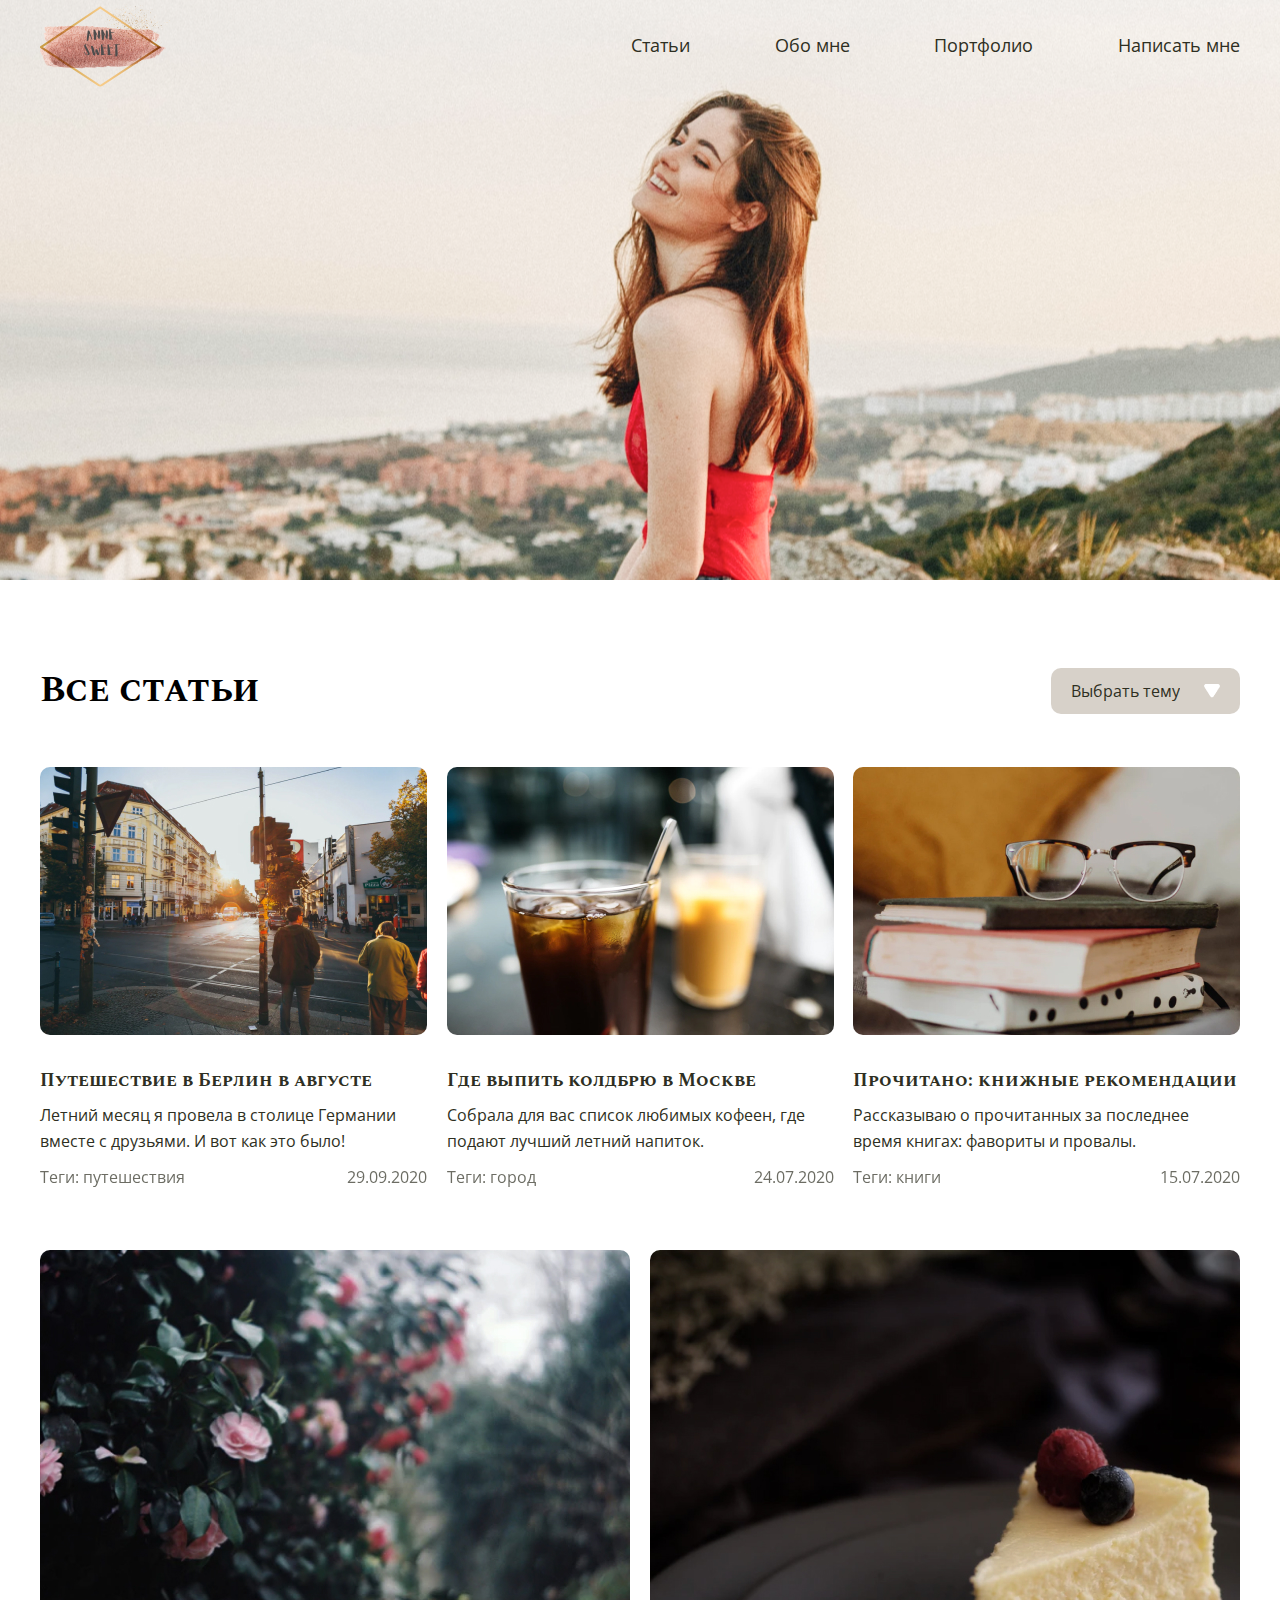
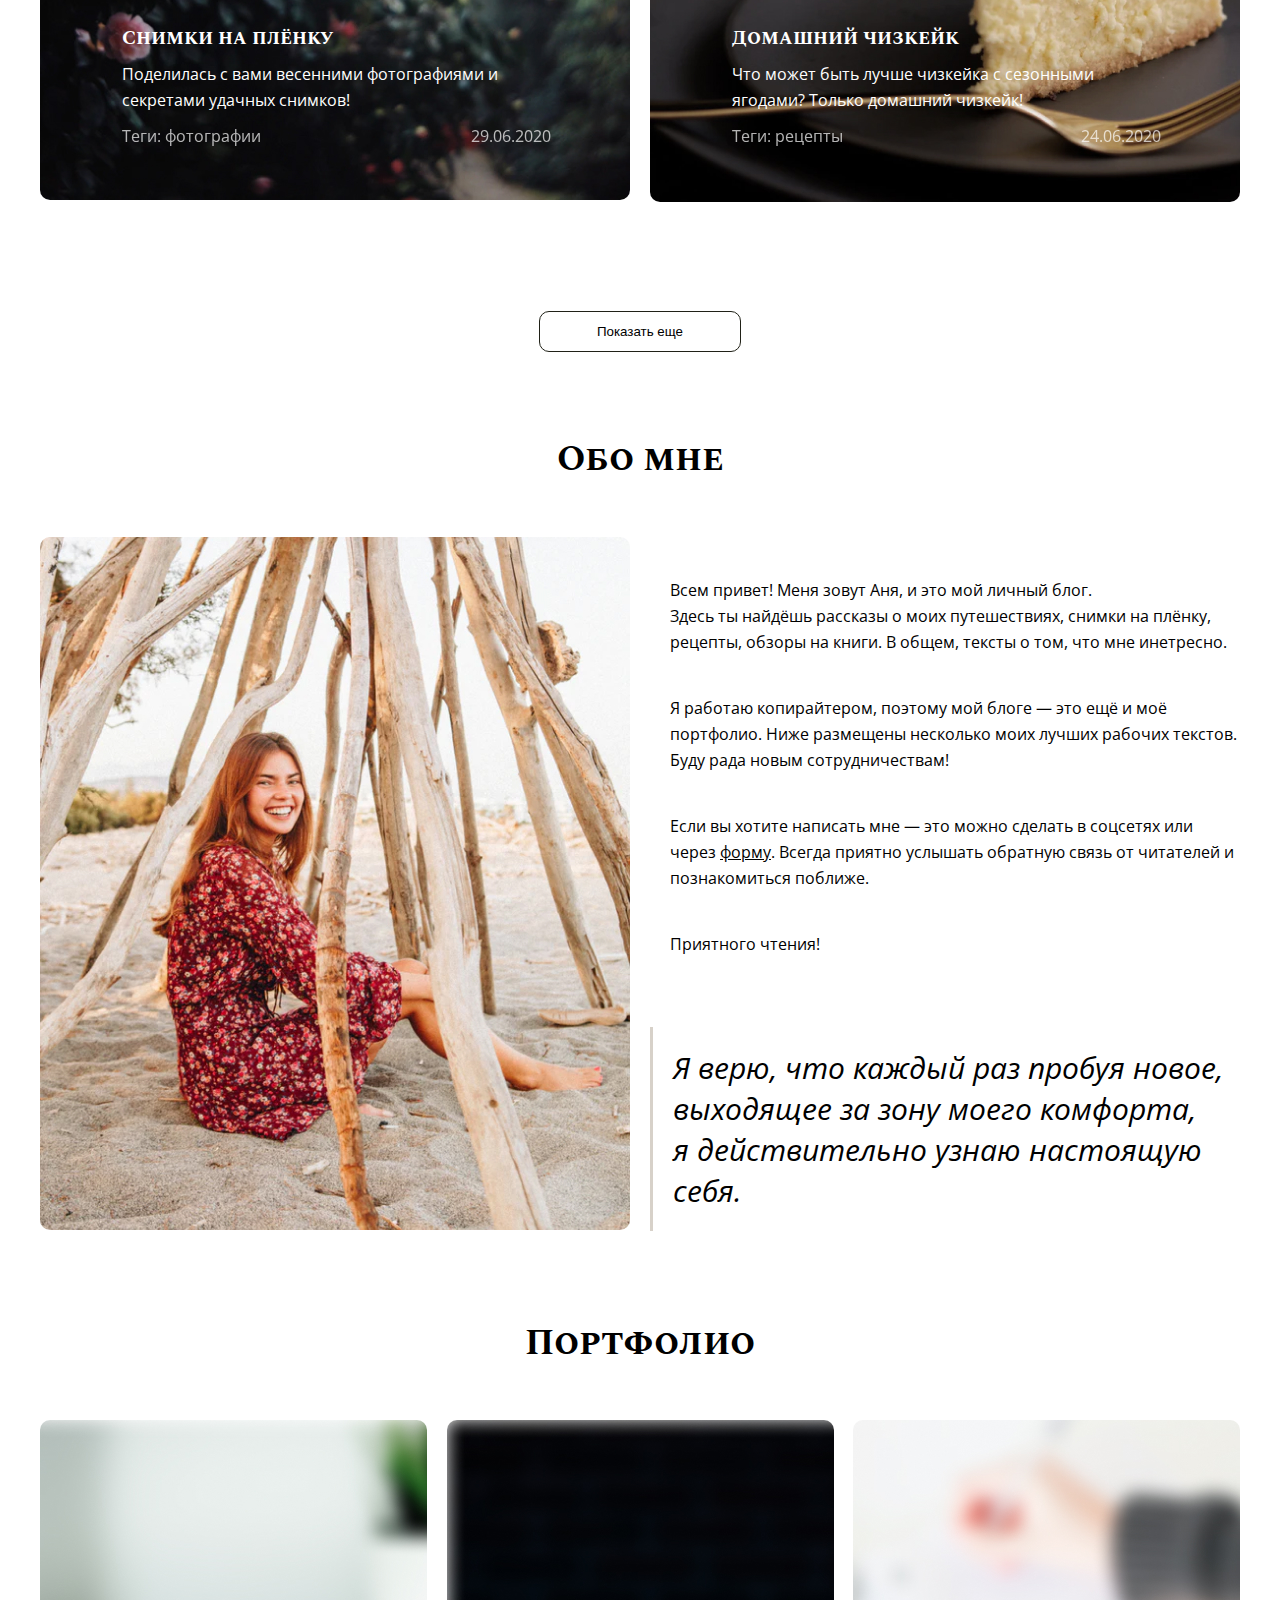
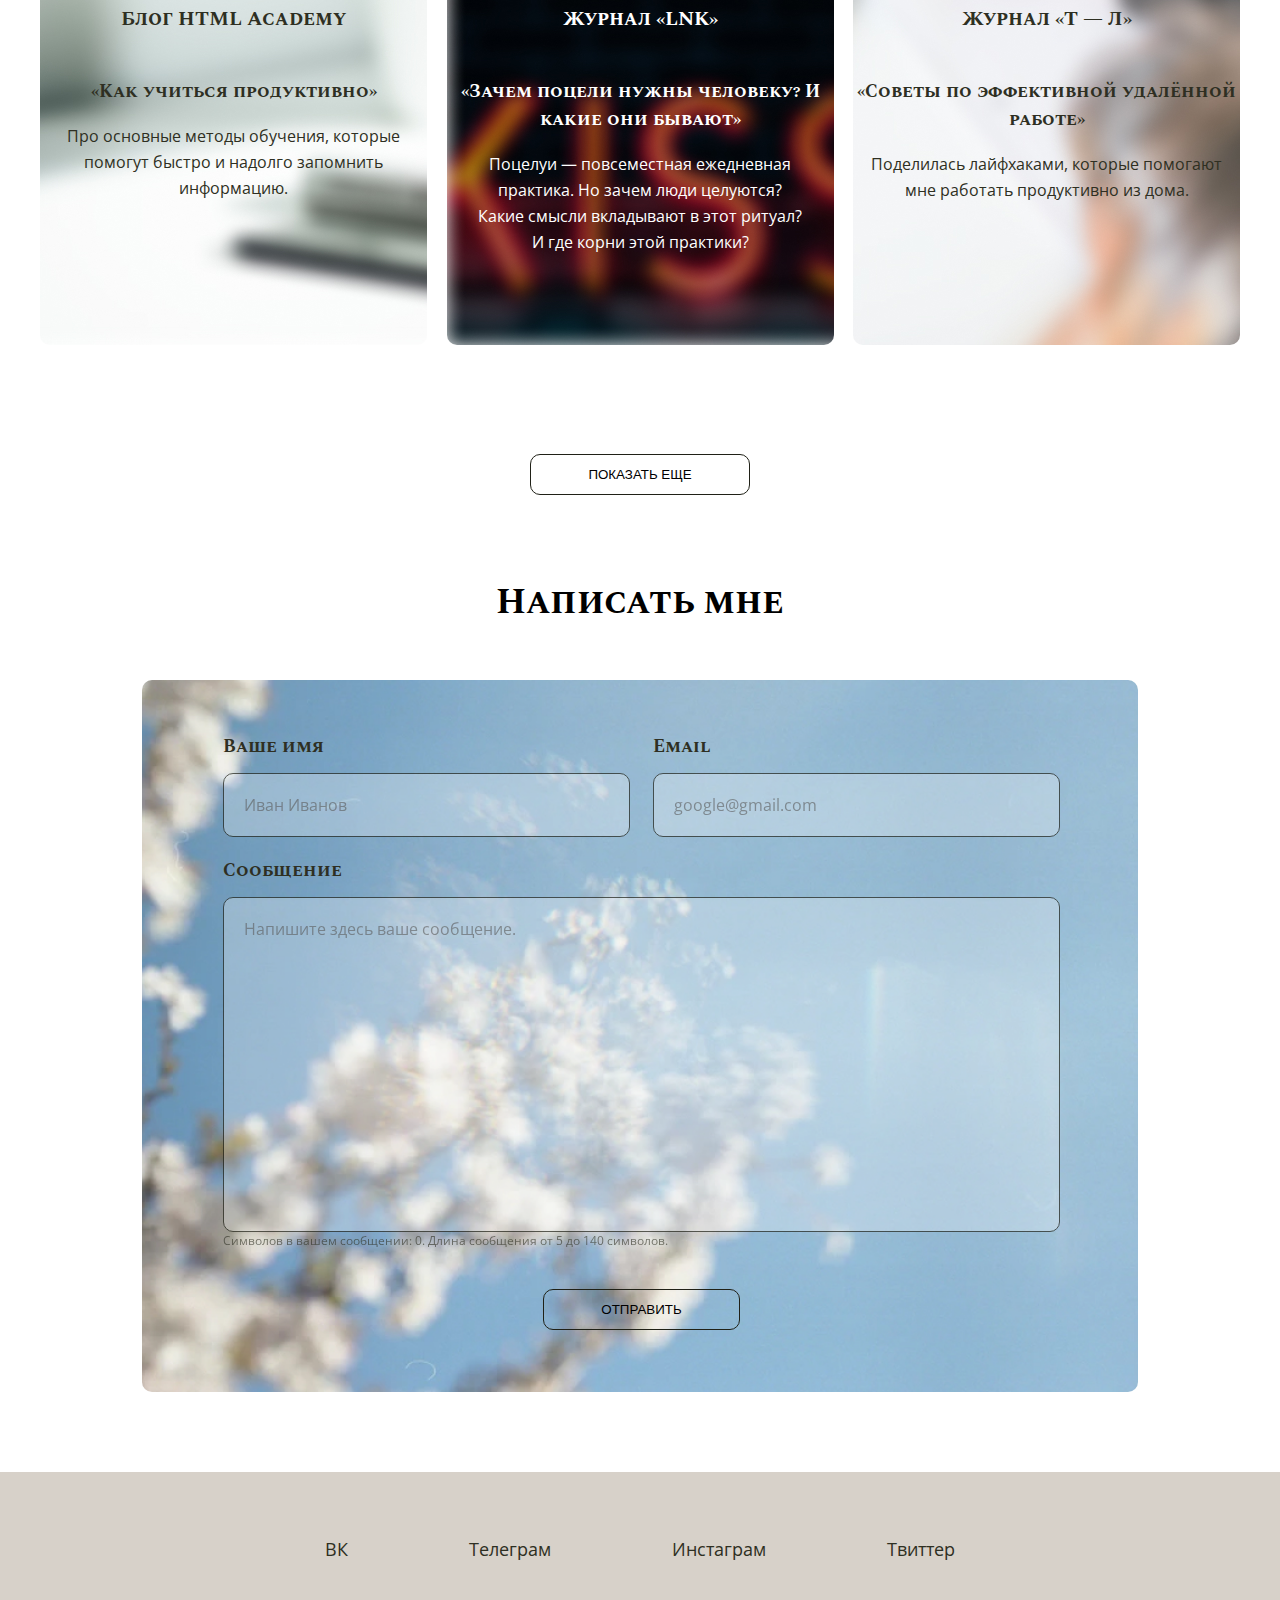
<file: index.html>
<!DOCTYPE html>
<html lang=ru>
    <head>
      <meta charset="UTF-8">      
      <link rel="stylesheet" href="style.css">
      <link
      href="https://fonts.googleapis.com/css2?family=Open+Sans:ital@0;1&family=Spectral+SC:wght@200;700&display=swap"
      rel="stylesheet">
      <title>Anne Sweet</title>  
    </head>
    <body>
        <header class="main-header second">
            <div class="container">
                <div class="main-header-wrap">
                    <a href="index.html"><img class="site-logo" src="img/site-logo.svg" type="logo" alt="Логотип Anne Sweet"></a>
                    <nav>
                        <ul class="site-navigation">                           
                            <li><a href="#articles">Статьи</a></li>
                            <li><a href="#about">Обо мне</a></li>
                            <li><a href="#portfolio">Портфолио</a></li>
                            <li><a href="#contact-me">Написать мне</a></li>
                        </ul> 
                    </nav>    
                </div>    
            </div>        
        </header>
        <main>
            <section class="articles" id="articles">
                <div class="container">
                    <div class="articles-header">
                        <h2>Все статьи</h2>
                        <select class="articles-filter">
                            <option selected hidden>Выбрать тему</option>
                            <option value="travel">Путешествия</option>
                            <option value="city">Город</option>
                            <option value="books">Книги</option>
                            <option value="photo">Фотографии</option>
                            <option value="recipes">Рецепты</option>
                            <option value="all">Все статьи</option>
                        <select>                         
                    </div>
                    <div class="articles-list">
                        <ul class="articles-item-list">
                            <!--маленькие статьи-->
                            <li class="articles-item" data-article="travel">
                                <article>
                                <a href="page.html">
                                    <img src="img/image 1.jpg" alt="Фотография Берлина">
                                </a>
                                <a href="page.html">
                                    <h3>Путешествие в Берлин в августе</h3>
                                </a>
                                <a href="page.html">
                                    <p>Летний месяц я провела в столице Германии вместе с друзьями. И вот как это было!</p>
                                </a>                            
                                <div class="tags-time">
                                    <span>Теги: <a href="#travel">путешествия</a></span>
                                    <date datetime="2020-09-29">29.09.2020</date>
                                </div>                            
                                </article>
                            </li>
                            <li class="articles-item" data-article="city">
                                <article>
                                <a href="page.html">
                                    <img src="img/image 2.jpg" alt="Стакан с кофе колдбрю">
                                </a>
                                <a href="page.html">
                                    <h3>Где выпить колдбрю в Москве</h3>
                                </a>
                                <a href="page.html">
                                    <p>Собрала для вас список любимых кофеен,
                                        где подают лучший летний напиток.</p>
                                </a>                            
                                <div class="tags-time">
                                    <span>Теги: <a href="#city">город</a></span>
                                    <date datetime="2020-07-24">24.07.2020</date>
                                </div>                            
                                </article>
                            </li>
                            <li class="articles-item" data-article="books">
                                <article>
                                <a href="page.html">
                                    <img src="img/image 3.jpg" alt="Стопка книг">
                                </a>
                                <a href="page.html">
                                    <h3>Прочитано: книжные рекомендации</h3>
                                </a>
                                <a href="page.html">
                                    <p>Рассказываю о прочитанных за последнее время книгах: фавориты и провалы.</p>
                                </a>                            
                                <div class="tags-time">
                                    <span>Теги: <a href="#books">книги</a></span>
                                    <date datetime="2020-07-15">15.07.2020</date>
                                </div>                            
                                </article>
                            </li>
                            <!-- большие статьи -->
                            <li class="articles-item" data-article="photo">
                                <article>
                                <a href="page.html">
                                    <img src="img/image 4.jpg" alt="Снимок зеленого сада">
                                </a>
                                <div class="article-item-wrap">
                                    <a href="page.html">
                                        <h3>Снимки на плёнку</h3>
                                    </a>
                                    <a href="page.html">
                                        <p>Поделилась с вами весенними фотографиями и секретами удачных снимков!</p>
                                    </a>                            
                                    <div class="tags-time">
                                        <span>Теги: <a href="#photo">фотографии</a></span>
                                        <date datetime="2020-06-29">29.06.2020</date>
                                    </div>
                                </div>                            
                                </article>
                            </li>
                            <li class="articles-item" data-article="recipes">
                                <article>
                                <a href="page.html">
                                    <img src="img/image 5.jpg" alt="Чизкейк на тарелке. Сверху ягодки. Рядом вилка">
                                </a>
                                <div class="article-item-wrap">
                                    <a href="page.html">
                                        <h3>Домашний чизкейк</h3>
                                    </a>
                                    <a href="page.html">
                                        <p>Что может быть лучше чизкейка с сезонными ягодами? Только домашний чизкейк!</p>
                                    </a>                            
                                    <div class="tags-time">
                                        <span>Теги: <a href="#recipes">рецепты</a></span>
                                        <date datetime="2020-04-24">24.06.2020</date>
                                    </div>
                                </div>                            
                                </article>
                            </li>                   
                        </ul>
                    </div> 
                    <a href="#"><button class="transparent-button show-more">Показать еще</button></a>                   
                </div>
            </section>
            <!-- Блок Обо мне -->
            <section class="about" id="about">
                <div class="container">
                    <h2 class="main-h2">Обо мне</h2>
                    <div class="about-wrap">
                        <img src="img/image 6.jpg" alt="Портрет Ани">
                        <div class="about-text">
                            <p>Всем привет! Меня зовут Аня, и это мой личный блог.<br>
                                Здесь ты найдёшь рассказы о моих путешествиях, снимки
                                на плёнку, рецепты, обзоры на книги. В общем, тексты о том,
                                что мне инетресно.</p>
                            <p>Я работаю копирайтером, поэтому мой блоге — это ещё и моё
                                портфолио. Ниже размещены несколько моих лучших
                                рабочих текстов. Буду рада новым сотрудничествам!</p>
                            <p>Если вы хотите написать мне — это можно сделать в соцсетях
                                или через <a href="#contact-me">форму</a>. Всегда приятно услышать обратную связь
                                от читателей и познакомиться поближе.</p>    
                            <p>Приятного чтения!</p>
                            <blockquote>
                                Я верю, что каждый раз пробуя новое, выходящее за зону моего комфорта,<br>
                                я действительно узнаю настоящую себя. 
                            </blockquote>
                        </div>    
                    </div>
                <div>
            </section>
            <!-- Портфолио -->
            <section class="portfolio" id="portfolio">
                <div class="container">
                    <h2 class="main-h2">Портфолио</h2>
                    <div class="portfolio-wrap">
                        <ul class="portfolio-list">
                            <li>
                                <a href="#">
                                <img src="img/image 8.jpg" alt="Блог HTML Academy">
                                <div class="portfolio-item-text">
                                    <h3>Блог HTML Academy</h3>
                                    <h4>«Как учиться продуктивно»</h4>
                                    <p>Про основные методы обучения,
                                        которые помогут быстро и надолго
                                        запомнить информацию.</p>
                                </div>
                                </a>        
                            </li>    
                            <li>
                                <a href="#">
                                <img src="img/image 7.jpg" alt="Блог HTML Academy">
                                <div class="portfolio-item-text white">
                                    <h3>Журнал «LNK»</h3>
                                    <h4>«Зачем поцели нужны человеку? И какие они бывают»</h4>
                                    <p>Поцелуи — повсеместная ежедневная<br>
                                        практика. Но зачем люди целуются?<br>
                                        Какие смысли вкладывают в этот ритуал?<br>
                                        И где корни этой практики?</p>
                                </div>
                                </a>        
                            </li>    
                            <li>
                                <a href="#">
                                <img src="img/image 9.jpg" alt="Блог HTML Academy">
                                <div class="portfolio-item-text">
                                    <h3>Журнал «Т — Л»</h3>
                                    <h4>«Советы по эффективной
                                        удалённой работе»</h4>
                                    <p>Поделилась лайфхаками, которые помогают<br>
                                        мне работать продуктивно из дома.</p>
                                </div> 
                                </a>       
                            </li>    
                        </ul>    
                    </div>    
                </div>
                <a href="#"><button class="transparent-button show-more">ПОКАЗАТЬ ЕЩЕ</button></a> 
            </section>
            <!-- Форма -->
            <section class="contact-me" id="contact-me">
            <h2 class="main-h2">Написать мне</h2>
                <div class=container-form-write>        
                <form class="contact-me-form" method="post">
                    <div class="form-column-wrap">
                        <div class="form-column">
                            <label for="username-contact">Ваше имя</label>
                            <input type="text" name="username" id="username-contact" placeholder="Иван Иванов"
                            required minlength="10" maxlength="200">
                        </div>
                        <div class="form-column">  
                        <label for="email-contact">Email</label>
                        <input type="email" name="email" id="email-contact" placeholder="google@gmail.com"
                            required minlength="10" maxlength="200">
                        </div>
                    </div>      
                    <div class="form-column">  
                        <label for="message-contact">Сообщение</label>
                        <textarea type="text" name="message" placeholder="Напишите здесь ваше сообщение."></textarea>
                        <span class="char-warn">Символов в вашем сообщении: <output class="char-counter" for="message">0</output>. Длина сообщения от 5 до 140 символов.</span>
                    </div>
                    <input class="transparent-button form" type="submit" value="ОТПРАВИТЬ">             
                </form>
                </div>
            </section>
        <main>
        <!-- футер -->
        <footer class="main-footer">
            <ul class="social-links">
                <li><a href="https://vk.com/">ВК</a></li>
                <li><a href="https://t.me/">Телеграм</a></li>
                <li><a href="https://instagram.com/">Инстаграм</a></li>
                <li><a href="https://twitter.com/">Твиттер</a></li>
            </ul>            
        </footer>
        <script src="form main.js"></script>       
        <script src="filter.js"></script>       
    </body>
</html>
</file>
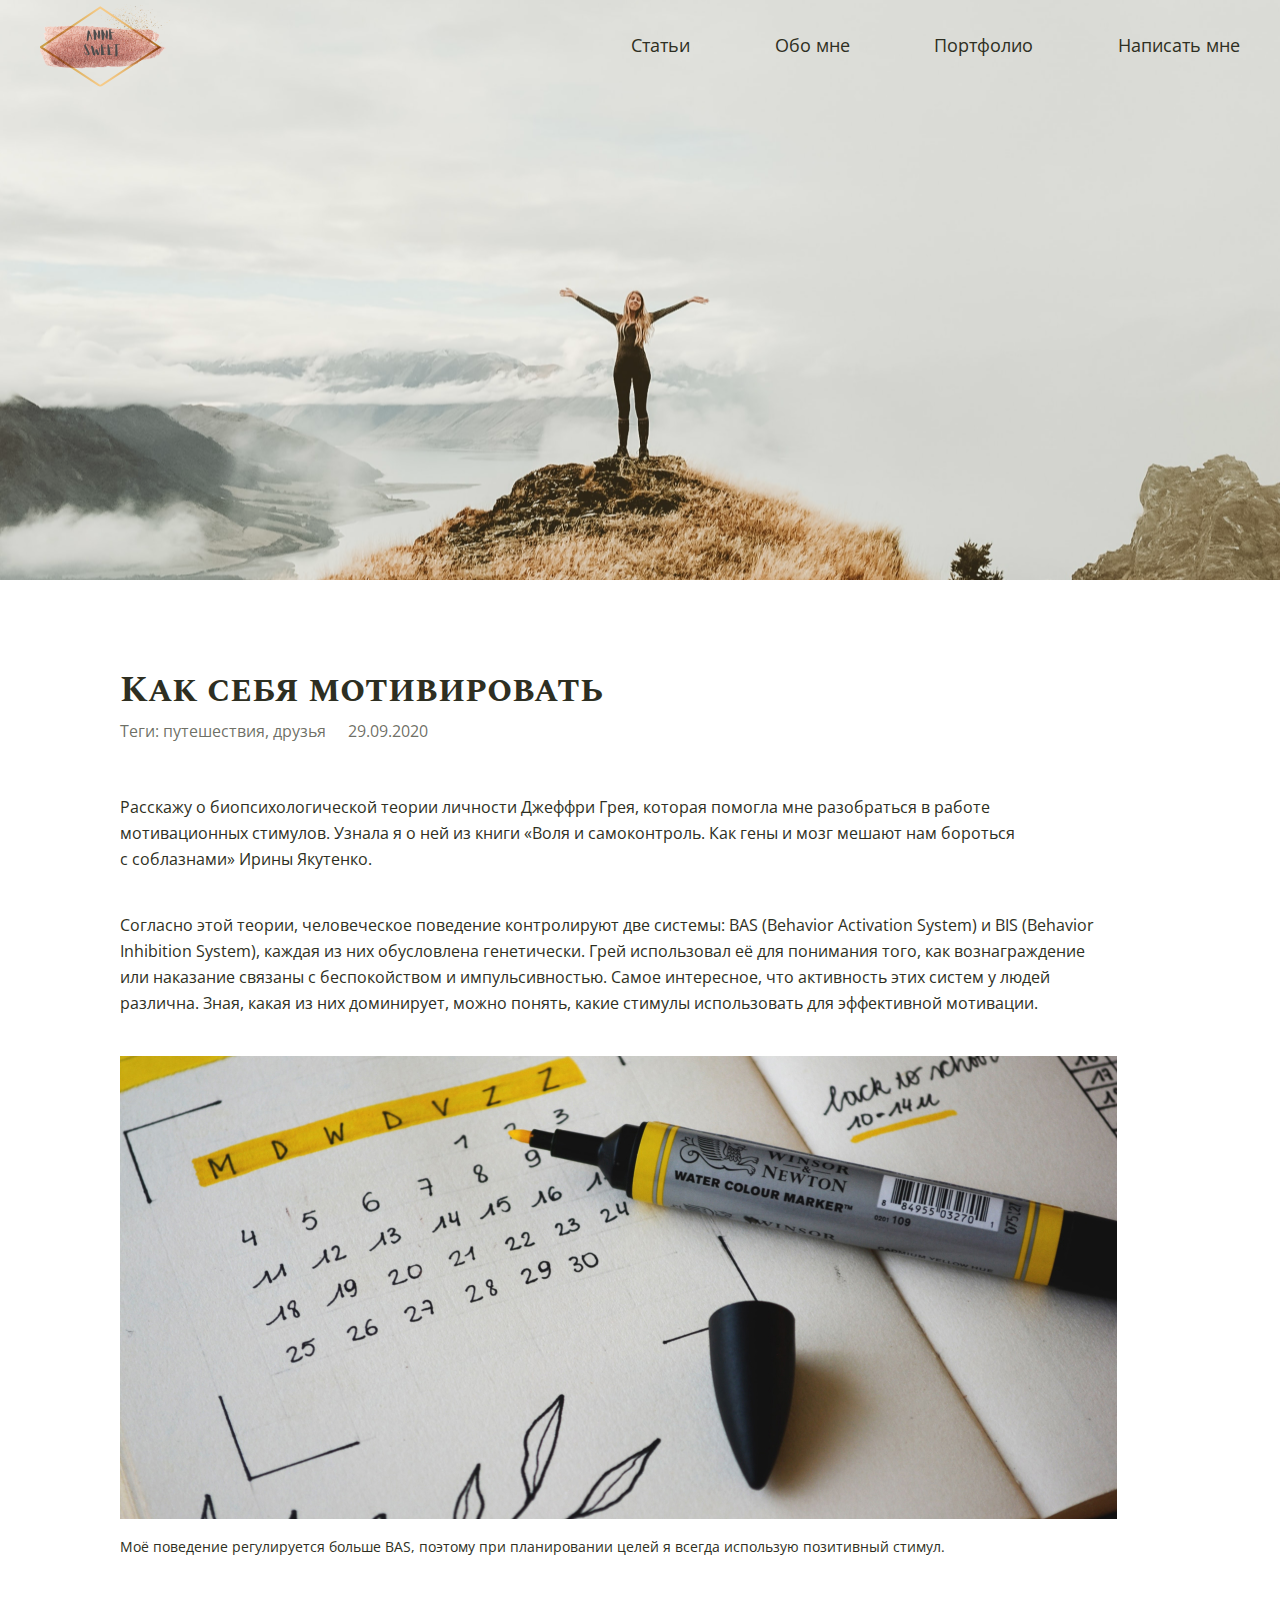
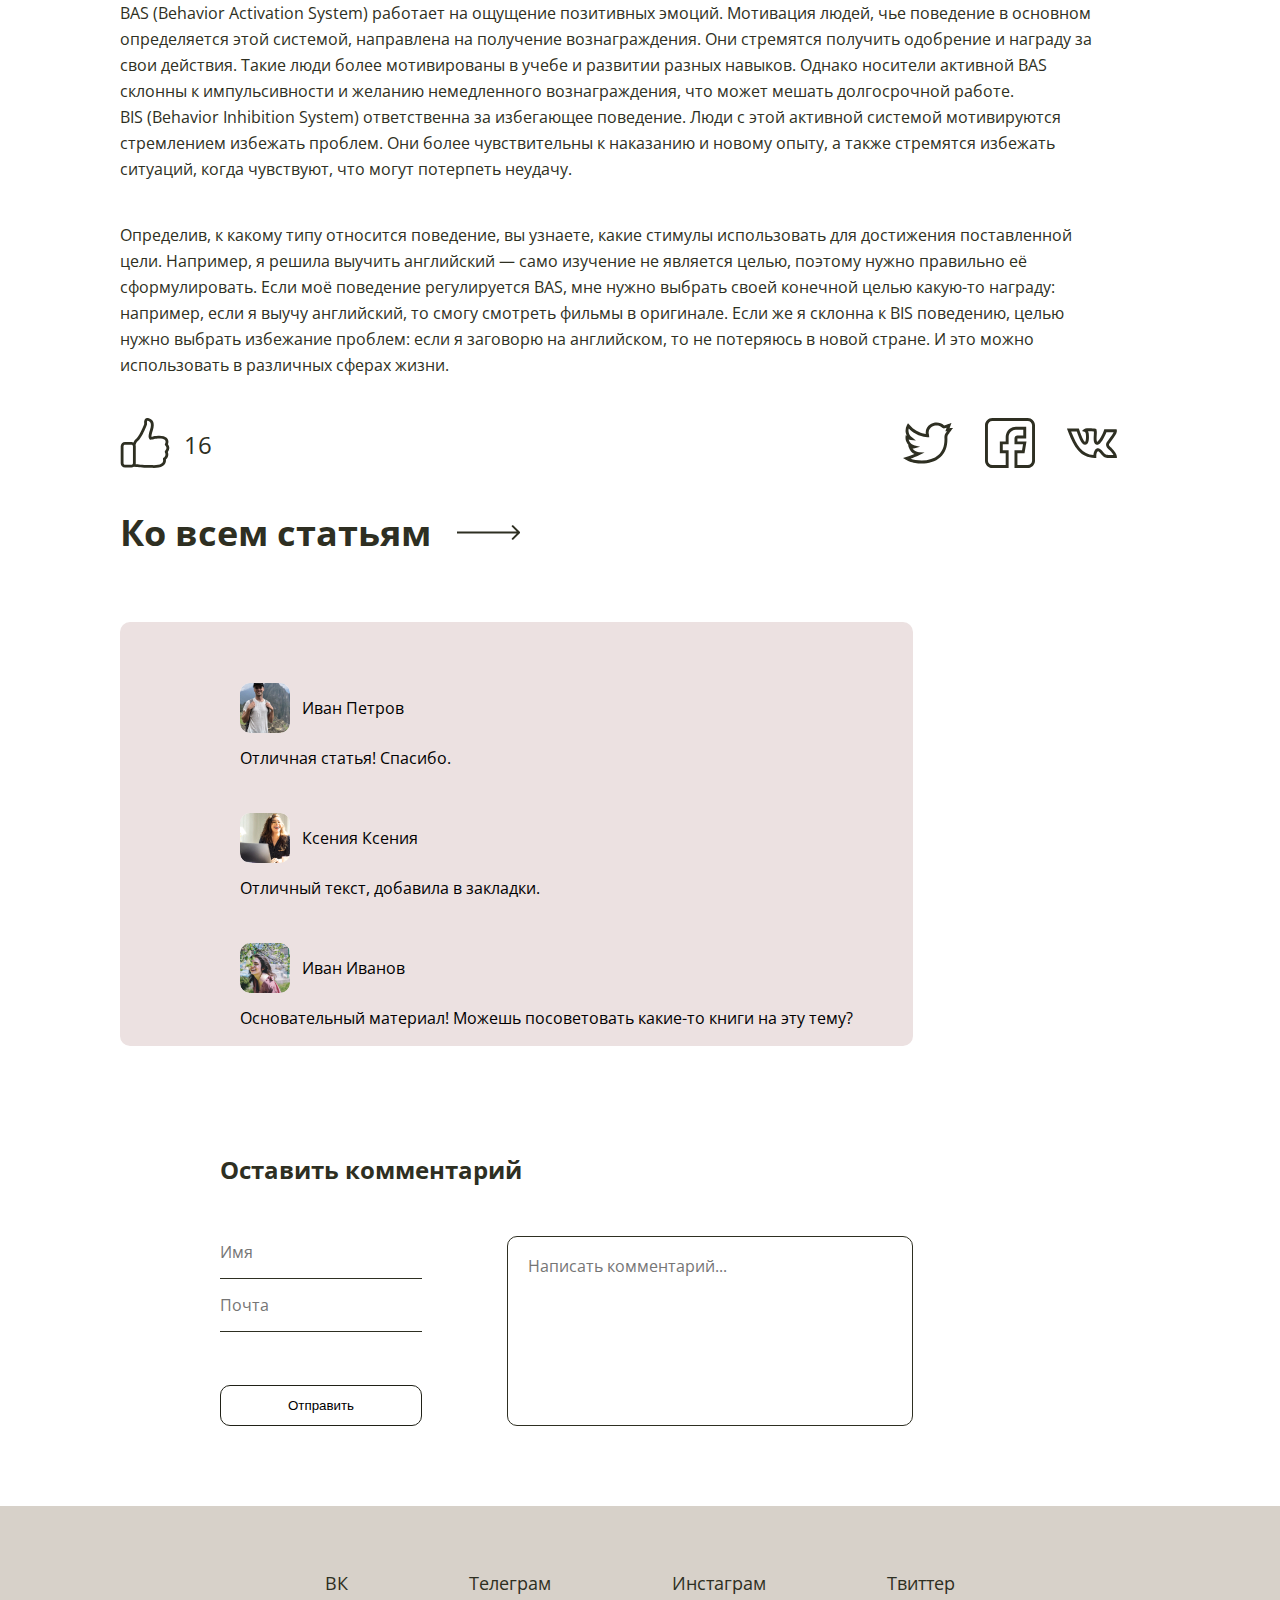
<file: page.html>
<!DOCTYPE html>
<html lang=ru>
    <head>
      <meta charset="UTF-8">      
      <link rel="stylesheet" href="style.css">
      <link
      href="https://fonts.googleapis.com/css2?family=Open+Sans:ital@0;1&family=Spectral+SC:wght@200;700&display=swap"
      rel="stylesheet">
      <title>Anne Sweet: Как себя мотивировать</title>  
    </head>
    <body>        
        <header class="page-header">
            <div class="container">
                <div class="main-header-wrap">
                    <a href="index.html"><img class="site-logo" src="img/site-logo.svg" type="logo" alt="Логотип"></a>
                    <nav>
                        <ul class="site-navigation">                           
                            <li><a href="index.html#articles">Статьи</a></li>
                            <li><a href="index.html#about">Обо мне</a></li>
                            <li><a href="index.html#portfolio">Портфолио</a></li>
                            <li><a href="index.html#contact-me">Написать мне</a></li>
                        </ul> 
                    </nav>    
                </div>    
            </div>        
        </header>
        <main>
            <div class="page-container">
                <article class="page-article">
                    <h2>Как себя мотивировать</h2>
                    <span class="tags">Теги: <a href="#travel">путешествия</a>, <a href="#friends">друзья</a></span>
                    <date class="article-date" datetime="2020-09-29">29.09.2020</date>
                    <div class="text-article-page">
                        <p>Расскажу о биопсихологической теории личности Джеффри Грея, которая помогла мне 
                            разобраться в работе<br> мотивационных стимулов. Узнала я о ней из книги «Воля и самоконтроль.
                             Как гены и мозг мешают нам бороться<br> с соблазнами» Ирины Якутенко.</p>
                        <p>Согласно этой теории, человеческое поведение контролируют две системы: 
                            BAS (Behavior Activation System) и BIS (Behavior Inhibition System), каждая из них 
                            обусловлена генетически. Грей использовал её для понимания того, как вознаграждение<br> или наказание связаны 
                            с беспокойством и импульсивностью. Самое интересное, что активность этих систем у людей различна. 
                            Зная, какая из них доминирует, можно понять, какие стимулы использовать для эффективной мотивации.</p>
                        <figure>
                            <img src="img/article image.jpg" alt="Планирование целей">
                            <figcaption>
                                Моё поведение регулируется больше BAS, поэтому при планировании целей 
                                я всегда использую позитивный стимул.
                            </figcaption>
                        </figure>        
                        <p>BAS (Behavior Activation System) работает на ощущение позитивных эмоций. 
                            Мотивация людей, чье поведение в основном определяется этой системой, направлена 
                            на получение вознаграждения. Они стремятся получить одобрение и награду
                            за свои действия. Такие люди более мотивированы в учебе и развитии разных навыков. 
                            Однако носители активной BAS склонны к импульсивности и желанию немедленного вознаграждения, что может мешать долгосрочной работе.<br>                            
                            BIS (Behavior Inhibition System) ответственна за избегающее поведение. Люди с этой активной системой мотивируются стремлением избежать проблем. 
                            Они более чувствительны к наказанию и новому опыту, а также стремятся избежать ситуаций, когда чувствуют, что могут потерпеть неудачу.</p>
                        <p>Определив, к какому типу относится поведение, вы узнаете, какие стимулы использовать для достижения поставленной<br> цели. Например, я решила выучить 
                            английский — само изучение не является целью, поэтому нужно правильно её сформулировать. Если моё поведение регулируется BAS, мне нужно выбрать 
                            своей конечной целью какую-то награду: например, если я выучу английский, то смогу смотреть фильмы в оригинале. Если же я склонна к BIS поведению, 
                            целью нужно выбрать избежание проблем: если я заговорю на английском, то не потеряюсь в новой стране. И это можно использовать в различных сферах жизни.</p>
                    </div>
                    <div class="like-social">
                        <div class="likes-total">
                            <button type="button" class="likes-twitter" id="likes-twitter"><img src="img/like.svg" alt="like"></button>
                            <span class="like-count">16</span>
                        </div>    
                        <div class="social-bar">
                            <button type="submit"><img src="img/twitter 1.svg" alt=" share twitter"></button>
                            <button type="submit"><img src="img/facebook 1.svg" alt="share facebook"></button>
                            <button type="submit"><img src="img/vk 1.svg" alt="share vk"></button>
                        </div>
                    </div>
                    <a href="index.html#articles">
                        <div class="to-all-articles">
                            <h3>Ко всем статьям</h3>
                            <img src="img/Arrow 1.svg" alt="ссылка на все статьи">   
                        </div> 
                    </a>                       
                </article>
                <!-- Блок с комментариями -->
                <section class="comments-block">
                    <div class="user-comments">
                        <div class="comment-item">
                            <div class="user">
                                <img class="userpic" src="img/Rectangle 24.jpg" alt="Иван Петров">
                                <p class="username">Иван Петров</p>
                            </div>
                            <p class="comment-content">Отличная статья! Спасибо.</p>
                        </div>
                        <div class="comment-item">
                            <div class="user">
                                <img class="userpic" src="img/Rectangle 25.jpg" alt="Ксения Ксения">
                                <p class="username">Ксения Ксения</p>
                            </div>
                            <p class="comment-content">Отличный текст, добавила в закладки.</p>
                        </div>
                        <div class="comment-item">
                            <div class="user">
                                <img class="userpic" src="img/Rectangle 26.jpg"  alt="Иван Иванов">
                                <p class="username">Иван Иванов</p>
                            </div>
                            <p class="comment-content">Основательный материал! Можешь посоветовать какие-то книги на эту тему?</p>
                        </div>
                    </div>
                    <div class="comment-form">
                        <h3>Оставить комментарий</h3>
                        <form class="white-form form" action="page.html" method="post">
                            <div class="white-form col-1">
                            <input type="text" name="user-name" id="user-name-comment" class="user-name-comment" placeholder="Имя" required minlength="10" maxlength="200">    
                            <input type="text" name="user-mail" id="user-mail-comment" class="user-mail-comment" placeholder="Почта" required minlength="10" maxlength="200">
                            <button class="transparent-button send-comment" type="submit">Отправить</button>    
                            </div>                            
                             <textarea type="text" name="write-comment" class="write-comments" placeholder="Написать комментарий..."></textarea>
                        </form>
                    </div>    
                </section>     
            </div>    
        </main>        
        <footer class="main-footer">
            <ul class="social-links">
                <li><a href="https://vk.com/">ВК</a></li>
                <li><a href="https://t.me/">Телеграм</a></li>
                <li><a href="https://instagram.com/">Инстаграм</a></li>
                <li><a href="https://twitter.com/">Твиттер</a></li>
            </ul>            
        </footer>
    <script src="likes.js"></script>        
    <script src="comments.js"></script>
    <script src="form page.js"></script>           
    </body>
</html>
</file>
<file: style.css>
* {
    margin: 0;
    padding: 0;
}

body {
    font-family: 'Open Sans', sans-serif;
    margin: 0;
    padding: 0;
}

a {
    text-decoration: none;    
}

li {
    list-style: none;
}

.container {
    max-width: 1200px;
    margin: 0 auto;
    width: 100%;
}

.page-container {
    max-width: 1440px;
    width: 100%;
    margin: 0 auto;    
}

.main-header {
    background: url(img/anne-sweet-main.png) no-repeat;
    min-height: 580px;
    margin-bottom: 83px;
    background-position: center;
}

.page-header {
    background: url(img/page-header.png) no-repeat;
    min-height: 580px;
    margin-bottom: 83px;
    background-position: center;
}



.main-header-wrap {
    display: flex;
    justify-content: space-between;    
}

.site-logo {
    margin-top: 4px;
}

.site-navigation {
    display: flex;
    justify-content: space-between;
    width: 609px;
    margin-top: 33px;
}

.site-navigation a {
    color: #2E2F22;
    font-size: 18px;
}

/* навигация по статьям */

.articles-header {
    display: flex;
    justify-content: space-between;
    align-items: center;
    margin-bottom: 49px;
}

.articles-header h2 {
    font-family: "Spectral SC", serif;    
    font-weight: bold;
    font-size: 36px;
    line-height: 55px;
}


.articles-header select {
    background: url(img/poly.png) no-repeat right 20px center;    
}

.articles-header select,
.articles-header select option {
    background-color: #D7D1C9;    
    padding: 12px 20px;
    padding-right: 60px;
    border-radius: 10px;
    border: none;
    appearance: none;
    font-family: "Open Sans", sans-serif;
    font-size: 16px;
    line-height: 22px;
    color: #2E2F22;
    outline: none;
    position: relative;     
}

/* список статей */

 .articles-list ul {
     display: flex;
     flex-wrap: wrap;
     justify-content: space-between;
 }

.articles-item {
    max-width: 387px; 
    width: 100%;    
 }

 .articles-item img {
     border-radius: 10px;
 }

.articles-item h3 {
    color: #2E2F22;
    font-family: "Spectral SC", serif;
    font-size: 18px;
    font-weight: bold;
    margin-top: 27px;
    margin-bottom: 8px;     
 }

 .articles-item p {
    color: #2E2F22;
    font-size: 16px;
    line-height: 26px; 
 }

 .articles-list ul li:last-child,
 .articles-list ul li:nth-last-child(2) {
     max-width: 590px;
     width: 100%;
     margin-top: 62px; 
     position: relative;     
 }

 .tags-time a {
    color: #2E2F22;
 }

 .tags-time {
     display: flex;
     justify-content: space-between;
     opacity: 0.7; 
     font-size: 16px;
     margin-top: 12px;
     color: #2E2F22    
 }

.article-item-wrap {
    position: absolute;
    max-width: 429px;
    left: 82px;
    bottom: 60px;
} 

.articles-item .article-item-wrap h3 {
    color: white;
    font-size: 20px;
}

.article-item-wrap p,
.article-item-wrap div,
.article-item-wrap a {
    color: white;
}

.transparent-button {
    padding: 12px 57px;
    background-color: transparent;
    border: 1px solid #202117;
    border-radius: 10px;    
}

.show-more {
    display: block;
    margin: 104px auto 80px;
}

/* Обо мне */

.main-h2 {
    font-family: "Spectral SC", serif;
    text-align: center;
    font-weight: bold;
    font-size: 36px;
    line-height: 55px;
}

.about-wrap {
    margin-top: 50px;
    display: flex;    
    justify-content: space-between;
    margin-bottom: 85px;
}

.about-wrap img {
    margin-right: 20px;
    border-radius: 10px;
    width: 590px;
    height: 693px;
}

.about-text p {
    margin-top: 40px;
    margin-left: 20px;
    font-size: 16px;
    line-height: 26px;
}

.about-text p a {
    text-decoration: underline;
    color: inherit;
}

.about-text blockquote {
    margin-top: 70px;    
    padding: 20px 0px 20px 20px;
    font-family: "Open Sans", sans-serif;
    font-size: 30px;
    font-weight: 40px;
    font-style: italic;
    font-weight: 400;  
    color: 2E2F22;
    border-left: 3px solid #D7D1C9;      
}

/* аватарка комментатора */

/* img.avatar-new */

/* портфолио */

.portfolio-list {
    display: flex;
    flex-wrap: wrap;
    justify-content: space-between;
    margin-top: 49px;
}

.portfolio-list li {
    max-width: 387px;    
    position: relative;
}

.portfolio-list li img {
    border-radius: 10px;
}

.portfolio-item-text {
    position: absolute;
    top: 140px;
    text-align: center;
}

.portfolio-item-text h3 {
    margin-top: 44px;
    font-family: "Spectral SC", serif;
    font-size: 20px;    
    font-weight: 700;
    color: #2E2F22;
}

.portfolio-item-text h4 {
    margin-top: 44px;
    font-family: "Spectral SC", serif;
    font-size: 18px;
    line-height: 28px;
    font-weight: 700;
    color: #2E2F22;
}

.portfolio-item-text p {
    margin-top: 17px;
    font-family: "Open Sans", sans-serif;
    font-size: 16px;
    line-height: 26px;
    color: #2E2F22;
}

.portfolio-item-text.white p,
.portfolio-item-text.white h4,
.portfolio-item-text.white h3 {
    color: white;
}

.container-form-write {
    max-width: 996px;
    width:100%;
    min-height: 637px;
    margin: 50px auto 80px auto;
}

.contact-me-form {
    display: flex;
    flex-direction: column;
    background-image: url(img/bgform.jpg);
    background-position: center;
    background-repeat: no-repeat;
    background-size: cover;
    border-radius: 10px;
    padding: 53px 78px 62px 81px;
}

.form-column {
    display: flex;
    flex-direction: column;
    justify-content: space-between;
    margin-bottom: 20px; 
}

.form-column-wrap {
    display: flex;
    justify-content: space-between;
               
}

.form-column-wrap .form-column {
    width: 407px;
}

.transparent-button.form {
    align-self: center;
}

.contact-me-form .form-column input {
    padding: 20px;
    border-radius: 10px;
    border: 1px solid #202117;
    background: rgba(255, 255, 255, 0.4);
    outline: none;
}

.contact-me-form label {
    margin-bottom: 12px;
    font-family: "Spectral SC", serif;
    color: #2E2F22;
    font-weight: bold;
    font-size: 18px;
    line-height: 28px;
}

.contact-me-form textarea {
    min-height: 293px;
    border-radius: 10px;
    border: 1px solid #202117;    
    background: rgba(255, 255, 255, 0.4);
    padding: 20px;
    resize: none;
    max-width: 837px;
    outline: none;
}

    
.form-column textarea,
.form-column input {
    font-size: 16px;
    line-height: 22px;
    font-family: "Open Sans", sans-serif;
    color: #202117;    
    opacity: 0.7;
}

.contact-me-form textarea.warning {
    border-color: red;
    color: red;
}


.transparent-button.form {
    margin-top: 20px;
}

/* футер */

.main-footer {
    background-color: #D7D1C9;
    margin-left: auto;
    margin-right: auto;
    min-height: 181px;
    max-width: 1440px;            
}

.social-links {
    display: flex;
    justify-content: space-between;
    max-width: 631px;
    margin-left: auto;
    margin-right: auto;        
}

.social-links li {
    margin-top: 65px;
}

.social-links a {
    font-family: "Open Sans", sans-serif;
    font-size: 18px;
    line-height: 25px;
    color: #2E2F22;
}

/* STYLES FOR PAGE */

.page-article {
    margin-left: 120px;
    max-width: 997px;    
}

.page-article h2 {
    font-family: "Spectral SC", serif;
    font-weight: bold;
    font-size: 36px;
    line-height: 55px;
    color: #2E2F22;
}

.tags,
.tags a,
.article-date {
    font-family: Open Sans;
    font-style: normal;
    font-weight: normal;
    font-size: 16px;
    line-height: 26px;
    color: rgba(46, 47, 34, 0.7);    
}

.tags {
    margin-right: 18px;
}

.text-article-page {
    margin-top: 50px;
}

.text-article-page p {
    margin-bottom: 40px;
    font-family: "Open Sans", sans-serif;
    font-size: 16px;
    line-height: 26px;
    color: #2E2F22;
}

.text-article-page figcaption {
    margin-top: 10px;
    margin-bottom: 40px;
    font-family: "Open Sans", sans-serif;
    font-size: 14px;
    line-height: 26px;
    color: #2E2F22;
}

/* social buttons */

.like-social {
    display: flex;
    justify-content: space-between;
    margin-bottom: 37px;
}

.social-bar {
    display: flex;
    justify-content: flex-end;    
}

.likes-total {
    display: flex;
    align-items: center;
}


.likes-total span {
    font-family: "Open Sans", sans-serif;
    font-size: 24px;
    line-height: 26px;
    color: #2E2F22;
    margin-left: 14px;
}

.social-bar button {
    margin-left: 32px;        
}

.like-social button {
    border: none;
    background-color: transparent;
    cursor: pointer;
}

.to-all-articles {
    display: flex;
    margin-bottom: 65px;
}

.to-all-articles h3 {
    font-family: "Open Sans", sans-serif;
    font-style: normal;
    font-weight: bold;
    font-size: 36px;
    line-height: 49px;
    color: #2E2F22;
    margin-right: 26px;
}

/* comments block */

.comments-block {
    width: 100%;
    margin-left: 120px;
    max-width: 793px;
    display: flex;
    flex-direction: column;
    margin-bottom: 80px;
}

.user-comments {
    background-color: #ECE1E1;
    border-radius: 10px;
    display: flex;
    flex-direction: column;    
    justify-content: space-between;
    padding: 17px 0px;
    margin-bottom: 107px;    
    
}

.comment-item {
    display: flex;
    flex-direction: column;
    margin: 44px 0px 0px 120px;    
}

.user {
    display: flex;
    align-items: center;
    margin-bottom: 14px;
}

.user img {
    border-radius: 10px;
    margin-right: 12px;
}



.comment-form {
    margin-left: 100px;
}

.comment-form h3 {
    font-family: "Open Sans", sans-serif;
    font-style: normal;
    font-weight: bold;
    font-size: 24px;
    line-height: 33px;
    color: #2E2F22;
}

.white-form.form {
    display: flex;
    justify-content: space-between;
    margin-top: 40px;
    align-items: flex-end;    
}

.white-form.col-1 {
    display: flex;
    flex-direction: column;
    justify-content: space-between;
}

.white-form.col-1 input {
    max-width: 221px;
    max-height: 37px;
    border: none;
    border-bottom: 1px solid #2E2F22;
    background-color: transparent;
    padding-bottom: 15px;
    margin-top: 15px;    
}

.new-userpic {
    width: 50px;
    height: 50px;
    background-image: url('img/keks.jpg');
    background-position: center;
    background-repeat: no-repeat;
    margin-right: 12px;
    border-radius: 10px;
}

.white-form.col-1 .transparent-button {
    margin-top: 53px;
}

.white-form textarea {
    display: block;
    border: 1px solid #2E2F22;
    box-sizing: border-box;
    border-radius: 10px;
    width: 406px;
    height: 190px;    
    resize: none;
    padding: 18px 0 0 20px;
    outline: none;    
}

.white-form textarea.warning {
    border-color: red;
    color: red;
}

.white-form textarea,
.white-form.col-1 input {

font-family: "Open Sans", sans-serif;
font-style: normal;
font-weight: normal;
font-size: 16px;
line-height: 22px;
color: #2E2F22;
outline: none;
}

/* для JS */

.char-warn {
    font-size: 12px;
    color: #2E2F22;
    opacity: 0.6;
    display: inline;
}

span.hidden {
    display: none;
}

.articles-item.hidden {
    display: none;
}
</file>
